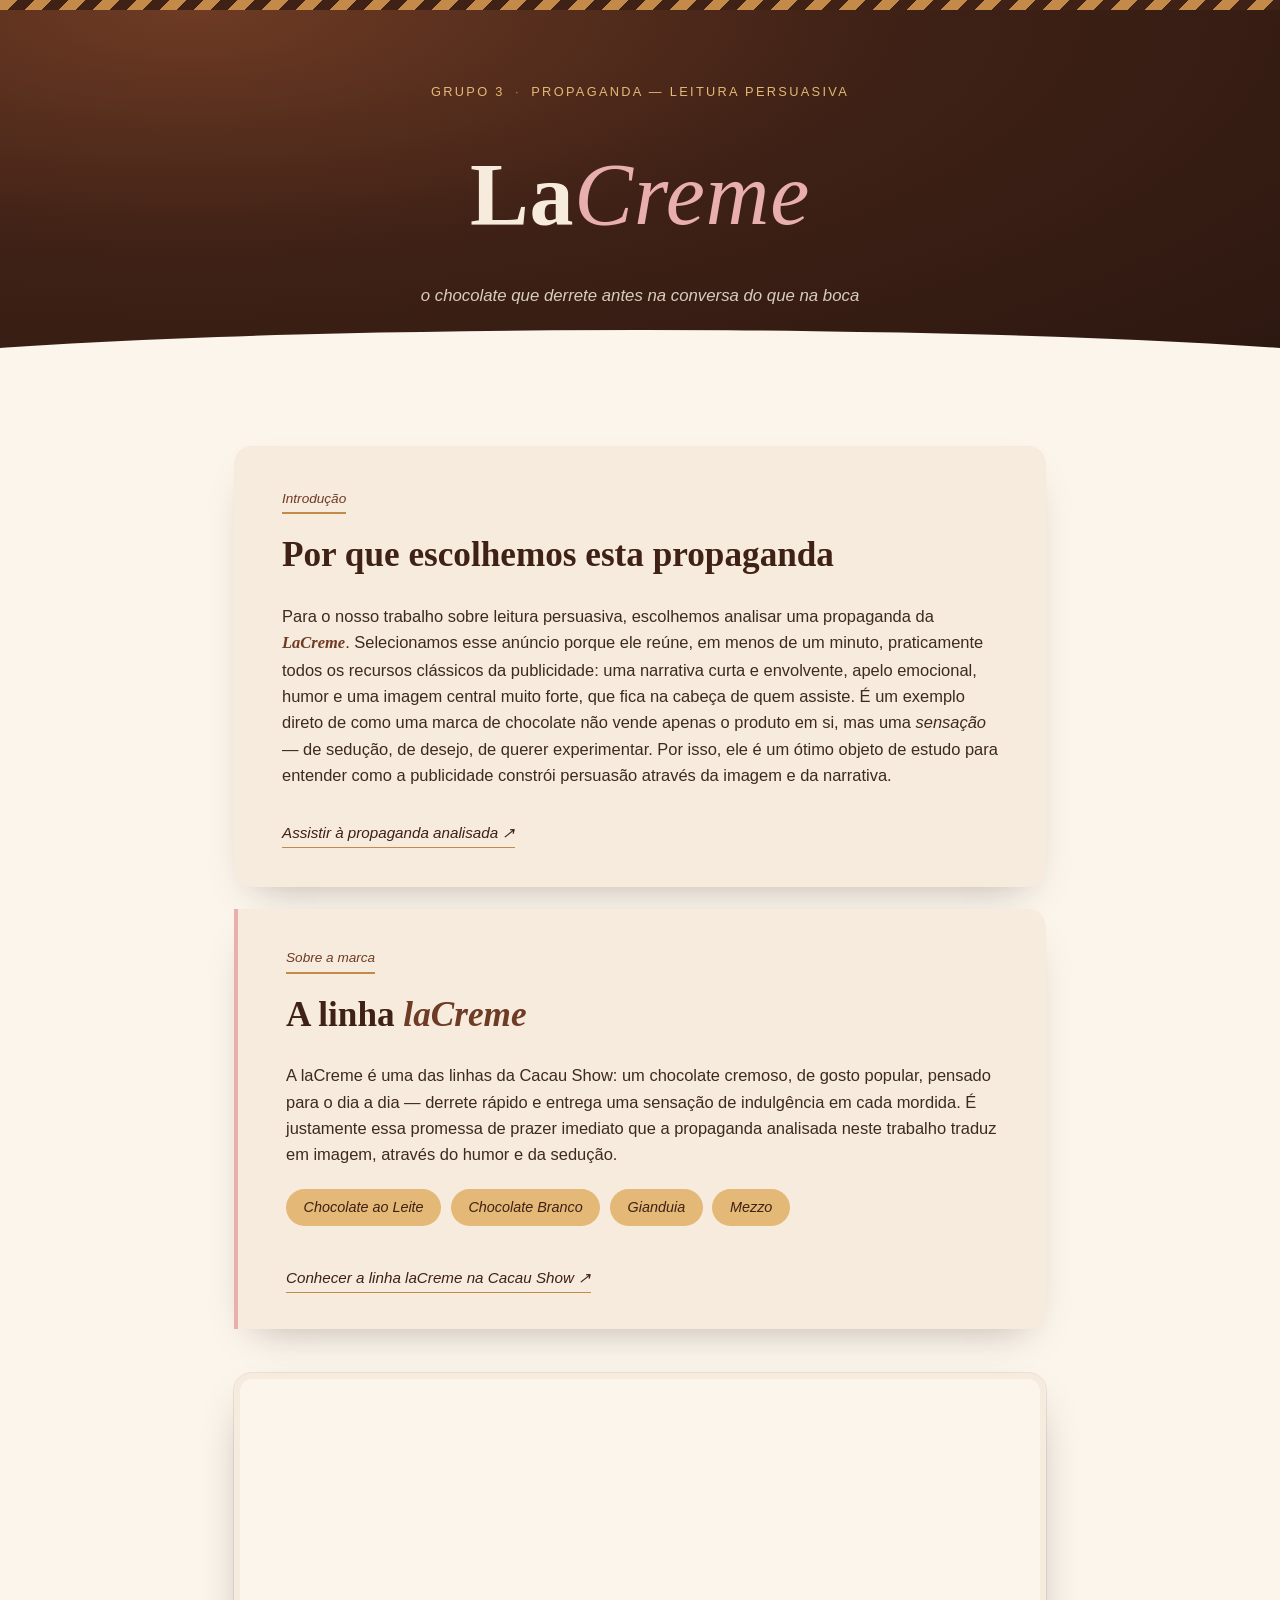
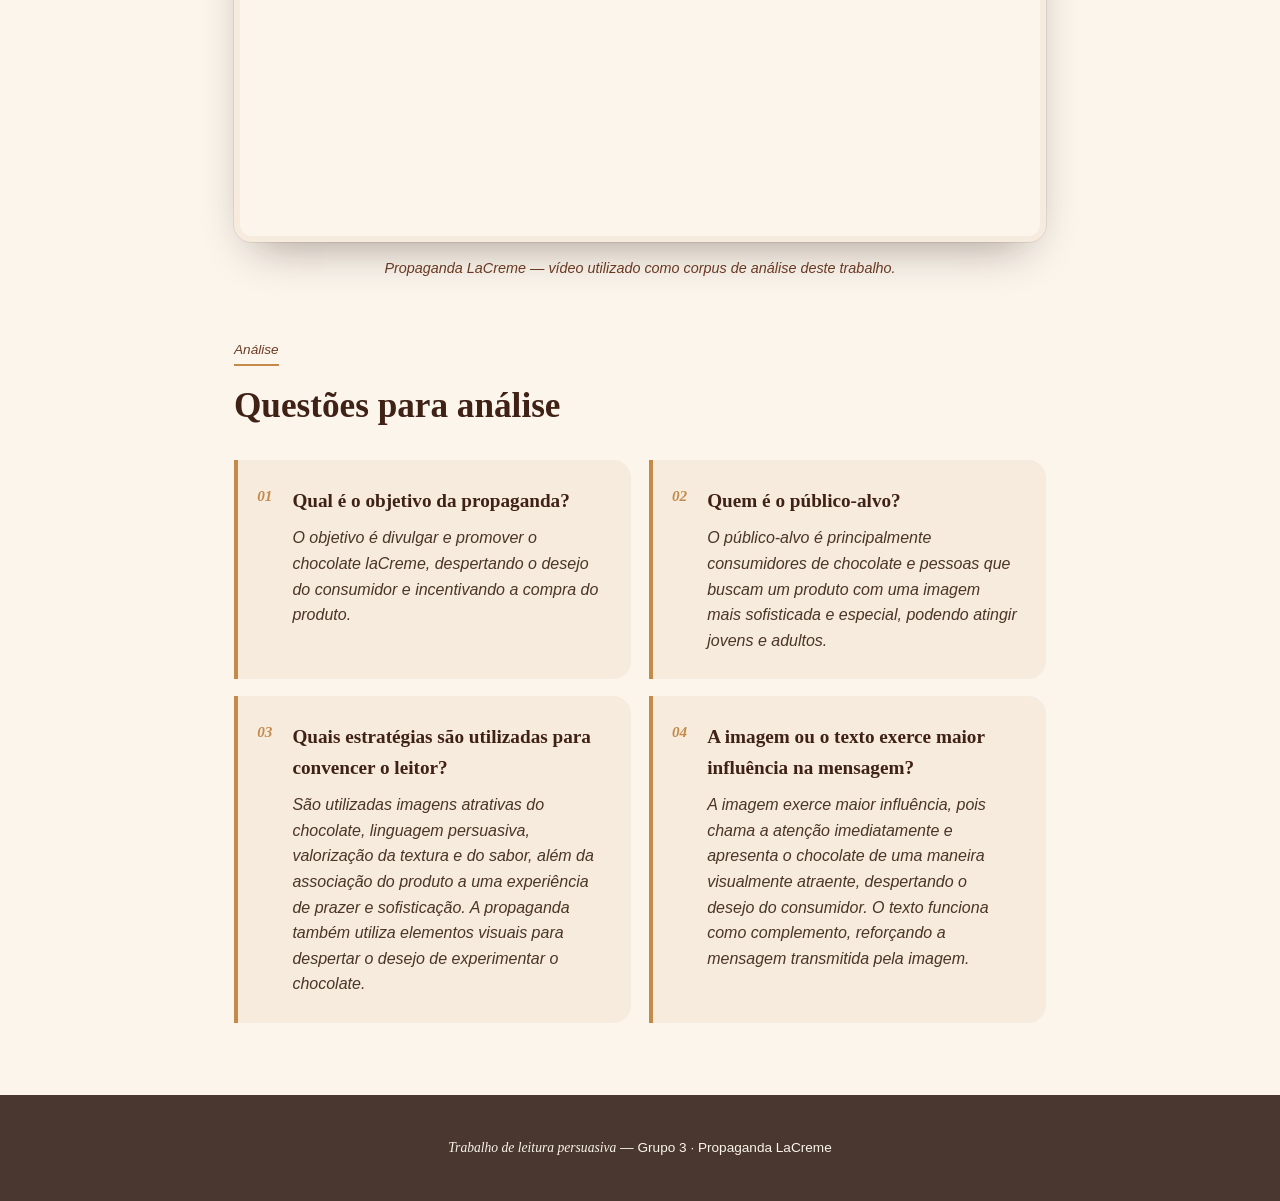
<file: index.html>
<!DOCTYPE html>
<html lang="pt-BR">
<head>
  <meta charset="UTF-8" />
  <meta name="viewport" content="width=device-width, initial-scale=1.0" />
  <title>LaCreme — Leitura Persuasiva de uma Propaganda</title>
  <link rel="preconnect" href="https://fonts.googleapis.com">
  <link rel="preconnect" href="https://fonts.gstatic.com" crossorigin>
  <style>
    /* =========================================================
       LaCreme — leitura persuasiva de propaganda
       Paleta inspirada em embalagens de chocolate: tons quentes
       de cacau, caramelo e um rosa "sedução" bem discreto.
       ========================================================= */

    :root {
      --cacau-950: #2B1710;
      --cacau-800: #3F2116;
      --cacau-600: #6E3B24;
      --caramelo:  #C48A4A;
      --caramelo-claro: #E4B876;
      --creme:     #F6EBDD;
      --creme-2:   #FBF5EC;
      --rosa:      #E9AFAE;

      --serif: "Playfair Display", "Georgia", serif;
      --sans:  "Jost", "Segoe UI", sans-serif;

      --radius: 18px;
    }

    * {
      box-sizing: border-box;
    }

    body {
      margin: 0;
      background: var(--creme-2);
      color: var(--cacau-900, #2B1710);
      font-family: var(--sans);
      line-height: 1.6;
      -webkit-font-smoothing: antialiased;
    }

    /* ---------- faixa decorativa (gotas de chocolate) ---------- */

    .cacau-drip {
      height: 10px;
      width: 100%;
      background: repeating-linear-gradient(
        -45deg,
        var(--cacau-800),
        var(--cacau-800) 12px,
        var(--caramelo) 12px,
        var(--caramelo) 24px
      );
    }

    /* ---------- hero ---------- */

    .hero {
      background: radial-gradient(120% 140% at 15% 0%, var(--cacau-600) 0%, var(--cacau-800) 45%, var(--cacau-950) 100%);
      color: var(--creme);
      padding: 4.5rem 1.5rem 5rem;
      text-align: center;
      position: relative;
      overflow: hidden;
    }

    .hero::after {
      content: "";
      position: absolute;
      bottom: -60px;
      left: 50%;
      transform: translateX(-50%);
      width: 140%;
      height: 120px;
      background: var(--creme-2);
      border-radius: 50%;
    }

    .hero__eyebrow {
      font-family: var(--sans);
      font-size: 0.8rem;
      letter-spacing: 0.18em;
      text-transform: uppercase;
      color: var(--caramelo-claro);
      margin: 0 0 1.4rem;
    }

    .hero__eyebrow span {
      opacity: 0.6;
      margin: 0 0.35em;
    }

    .hero__title {
      font-family: var(--serif);
      font-weight: 700;
      font-size: clamp(3rem, 9vw, 5.5rem);
      margin: 0;
      letter-spacing: 0.01em;
    }

    .hero__title em {
      font-style: italic;
      font-weight: 500;
      color: var(--rosa);
    }

    .hero__tagline {
      margin: 1.1rem 0 0;
      font-size: 1.05rem;
      color: var(--creme);
      opacity: 0.85;
    }

    .hero__tagline em {
      font-family: var(--sans);
      font-style: italic;
    }

    /* ---------- estrutura geral ---------- */

    main {
      max-width: 860px;
      margin: 0 auto;
      padding: 0 1.5rem;
    }

    .section-label {
      display: inline-block;
      font-family: var(--sans);
      font-style: italic;
      font-size: 0.85rem;
      color: var(--cacau-600);
      border-bottom: 2px solid var(--caramelo);
      padding-bottom: 0.2rem;
      margin-bottom: 0.8rem;
    }

    h2 {
      font-family: var(--serif);
      font-weight: 600;
      font-size: clamp(1.6rem, 4vw, 2.2rem);
      color: var(--cacau-800);
      margin: 0 0 1.2rem;
    }

    /* ---------- introdução ---------- */

    .intro {
      margin-top: 3.5rem;
      background: var(--creme);
      border-radius: var(--radius);
      padding: 2.4rem clamp(1.5rem, 5vw, 3rem);
      box-shadow: 0 18px 40px -22px rgba(43, 23, 16, 0.35);
    }

    .intro p {
      font-size: 1.03rem;
      color: #3d2a20;
    }

    .intro em {
      font-style: italic;
    }

    .intro strong {
      font-family: var(--serif);
      font-weight: 600;
      font-style: italic;
      color: var(--cacau-600);
    }

    .video-link {
      display: inline-block;
      margin-top: 1rem;
      font-family: var(--sans);
      font-style: italic;
      font-size: 0.95rem;
      color: var(--cacau-800);
      text-decoration: none;
      border-bottom: 1px solid var(--caramelo);
      padding-bottom: 2px;
      transition: color 0.2s ease, border-color 0.2s ease;
    }

    .video-link:hover {
      color: var(--rosa);
      border-color: var(--rosa);
    }

    /* ---------- sobre a marca ---------- */

    .brand {
      margin-top: 1.4rem;
      background: var(--creme);
      border-left: 4px solid var(--rosa);
      border-radius: 0 var(--radius) var(--radius) 0;
      padding: 2.2rem clamp(1.5rem, 5vw, 3rem);
      box-shadow: 0 18px 40px -22px rgba(43, 23, 16, 0.35);
    }

    .brand h2 em {
      font-style: italic;
      color: var(--cacau-600);
    }

    .brand p {
      font-size: 1.03rem;
      color: #3d2a20;
    }

    .flavor-list {
      list-style: none;
      display: flex;
      flex-wrap: wrap;
      gap: 0.6rem;
      padding: 0;
      margin: 1.3rem 0 1.5rem;
    }

    .flavor-list li {
      font-family: var(--sans);
      font-style: italic;
      font-size: 0.9rem;
      background: var(--caramelo-claro);
      color: var(--cacau-800);
      padding: 0.45rem 1.1rem;
      border-radius: 999px;
    }

    /* ---------- vídeo ---------- */

    .video-section {
      margin: 2.8rem 0;
      text-align: center;
    }

    .video-frame {
      position: relative;
      width: 100%;
      padding-top: 56.25%;
      border-radius: var(--radius);
      overflow: hidden;
      box-shadow: 0 20px 45px -20px rgba(43, 23, 16, 0.45);
      border: 6px solid var(--creme);
      outline: 1px solid rgba(43, 23, 16, 0.08);
    }

    .video-frame iframe {
      position: absolute;
      inset: 0;
      width: 100%;
      height: 100%;
      border: 0;
    }

    .video-caption {
      margin-top: 0.9rem;
      font-size: 0.9rem;
      color: var(--cacau-600);
    }

    .video-caption em {
      font-style: italic;
    }

    /* ---------- análise / perguntas e respostas ---------- */

    .analysis {
      margin: 3.5rem 0 4.5rem;
    }

    .qa-grid {
      display: grid;
      grid-template-columns: 1fr;
      gap: 1.1rem;
      margin-top: 1.6rem;
    }

    .qa-card {
      position: relative;
      background: var(--creme);
      border-left: 4px solid var(--caramelo);
      border-radius: 0 var(--radius) var(--radius) 0;
      padding: 1.6rem 1.8rem 1.6rem 3.4rem;
      transition: transform 0.2s ease, box-shadow 0.2s ease, border-color 0.2s ease;
    }

    .qa-card:hover {
      transform: translateX(4px);
      box-shadow: 0 16px 30px -18px rgba(43, 23, 16, 0.4);
      border-color: var(--rosa);
    }

    .qa-number {
      position: absolute;
      left: 1.2rem;
      top: 1.5rem;
      font-family: var(--serif);
      font-style: italic;
      font-weight: 600;
      font-size: 0.95rem;
      color: var(--caramelo);
    }

    .qa-card h3 {
      font-family: var(--serif);
      font-weight: 600;
      font-size: 1.2rem;
      color: var(--cacau-800);
      margin: 0 0 0.55rem;
    }

    .qa-card p {
      margin: 0;
      font-size: 1rem;
      color: #4a3527;
    }

    .qa-card p em {
      font-family: var(--sans);
      font-style: italic;
    }

    /* ---------- rodapé ---------- */

    .site-footer {
      background: var(--cacau-950);
      color: var(--creme-2);
      text-align: center;
      padding: 1.8rem 1rem;
      font-size: 0.85rem;
      opacity: 0.85;
    }

    .site-footer em {
      font-family: var(--serif);
      font-style: italic;
    }

    /* ---------- responsivo ---------- */

    @media (min-width: 640px) {
      .qa-grid {
        grid-template-columns: 1fr 1fr;
      }
    }

    @media (prefers-reduced-motion: reduce) {
      .qa-card {
        transition: none;
      }
    }
  </style>
</head>
<body>

  <div class="cacau-drip" aria-hidden="true"></div>

  <header class="hero">
    <p class="hero__eyebrow">Grupo 3 <span>·</span> Propaganda — leitura persuasiva</p>
    <h1 class="hero__title">La<em>Creme</em></h1>
    <p class="hero__tagline"><em>o chocolate que derrete antes na conversa do que na boca</em></p>
  </header>

  <main>

    <section class="intro" id="introducao">
      <span class="section-label">Introdução</span>
      <h2>Por que escolhemos esta propaganda</h2>
      <p>
        Para o nosso trabalho sobre leitura persuasiva, escolhemos analisar uma propaganda
        da <strong>LaCreme</strong>. Selecionamos esse anúncio porque ele reúne, em menos de
        um minuto, praticamente todos os recursos clássicos da publicidade: uma narrativa
        curta e envolvente, apelo emocional, humor e uma imagem central muito forte, que fica
        na cabeça de quem assiste. É um exemplo direto de como uma marca de chocolate não
        vende apenas o produto em si, mas uma <em>sensação</em> — de sedução, de desejo, de
        querer experimentar. Por isso, ele é um ótimo objeto de estudo para entender como a
        publicidade constrói persuasão através da imagem e da narrativa.
      </p>
      <a class="video-link" href="https://www.youtube.com/watch?v=ffHYcqc0y2g" target="_blank" rel="noopener noreferrer">
        Assistir à propaganda analisada ↗
      </a>
    </section>

    <section class="brand" id="sobre-a-marca">
      <span class="section-label">Sobre a marca</span>
      <h2>A linha <em>laCreme</em></h2>
      <p>
        A laCreme é uma das linhas da Cacau Show: um chocolate cremoso, de gosto
        popular, pensado para o dia a dia — derrete rápido e entrega uma sensação
        de indulgência em cada mordida. É justamente essa promessa de prazer
        imediato que a propaganda analisada neste trabalho traduz em imagem,
        através do humor e da sedução.
      </p>
      <ul class="flavor-list">
        <li>Chocolate ao Leite</li>
        <li>Chocolate Branco</li>
        <li>Gianduia</li>
        <li>Mezzo</li>
      </ul>
      <a class="video-link" href="https://www.cacaushow.com.br/categoria/nossas-marcas/lacreme" target="_blank" rel="noopener noreferrer">
        Conhecer a linha laCreme na Cacau Show ↗
      </a>
    </section>

    <section class="video-section">
      <div class="video-frame">
        <iframe
          src="https://www.youtube.com/embed/ffHYcqc0y2g"
          title="Propaganda LaCreme"
          frameborder="0"
          allow="accelerometer; autoplay; clipboard-write; encrypted-media; gyroscope; picture-in-picture; web-share"
          allowfullscreen>
        </iframe>
      </div>
      <p class="video-caption"><em>Propaganda LaCreme — vídeo utilizado como corpus de análise deste trabalho.</em></p>
    </section>

    <section class="analysis" id="analise">
      <span class="section-label">Análise</span>
      <h2>Questões para análise</h2>

      <div class="qa-grid">

        <article class="qa-card">
          <span class="qa-number">01</span>
          <h3>Qual é o objetivo da propaganda?</h3>
          <p><em>O objetivo é divulgar e promover o chocolate laCreme, despertando o desejo do consumidor e incentivando a compra do produto.</em></p>
        </article>

        <article class="qa-card">
          <span class="qa-number">02</span>
          <h3>Quem é o público-alvo?</h3>
          <p><em>O público-alvo é principalmente consumidores de chocolate e pessoas que buscam um produto com uma imagem mais sofisticada e especial, podendo atingir jovens e adultos.
</em></p>
        </article>

        <article class="qa-card">
          <span class="qa-number">03</span>
          <h3>Quais estratégias são utilizadas para convencer o leitor?</h3>
          <p><em>São utilizadas imagens atrativas do chocolate, linguagem persuasiva, valorização da textura e do sabor, além da associação do produto a uma experiência de prazer e sofisticação. A propaganda também utiliza elementos visuais para despertar o desejo de experimentar o chocolate.
</em></p>
        </article>

        <article class="qa-card">
          <span class="qa-number">04</span>
          <h3>A imagem ou o texto exerce maior influência na mensagem?</h3>
          <p><em>A imagem exerce maior influência, pois chama a atenção imediatamente e apresenta o chocolate de uma maneira visualmente atraente, despertando o desejo do consumidor. O texto funciona como complemento, reforçando a mensagem transmitida pela imagem.</em></p>
        </article>

      </div>
    </section>

  </main>

  <footer class="site-footer">
    <p><em>Trabalho de leitura persuasiva</em> — Grupo 3 · Propaganda LaCreme</p>
  </footer>

</body>
</html>
</file>
